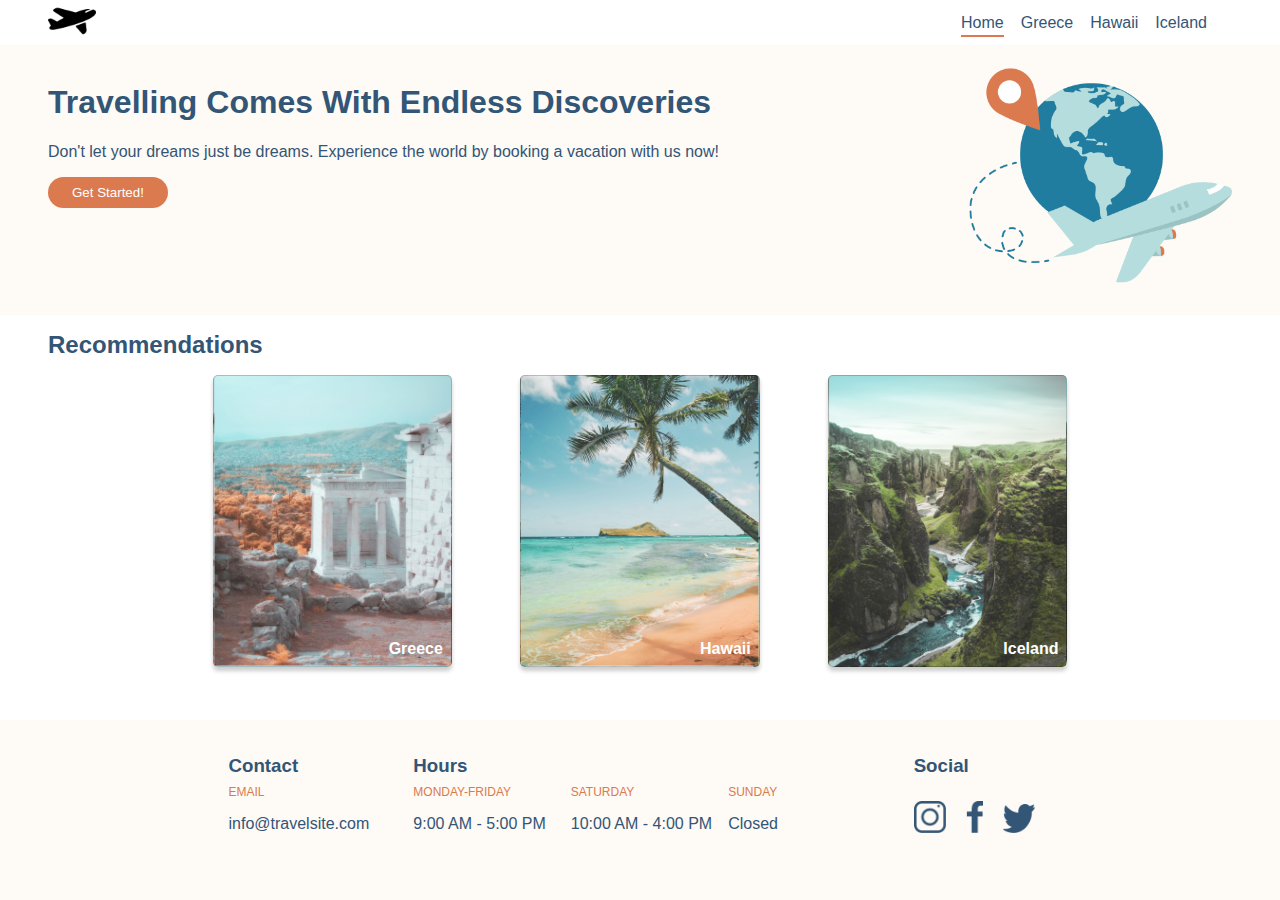
<file: index.html>
<!DOCTYPE html>
<html lang="en">
<head>
    <meta charset="UTF-8">
    <meta http-equiv="X-UA-Compatible" content="IE=edge">
    <meta name="viewport" content="width=device-width, initial-scale=1.0">
    <link rel="stylesheet" href="./css/global.css">
    <link rel="stylesheet" href="./css/main.css">
    <title>Travel - Home</title>
</head>
<body>
    <header>
        <nav class="nav">
            <a href="./index.html"><img class="nav__logo" src="./assets/images/air-transport.png" alt="Icon created by Freepik -
                        Flaticon: https://www.flaticon.com/free-icons/travel"></a>
            <ul class="nav__list">
                <li><a class="nav__link nav__link--active" href="./index.html">Home</a></li>
                <li><a class="nav__link" href="./pages/greece.html">Greece</a></li>
                <li><a class="nav__link" href="./pages/hawaii.html">Hawaii</a></li>
                <li><a class="nav__link" href="./pages/iceland.html">Iceland</a></li>
            </ul>
        </nav>
    </header>

    <main>
        <section class="hero">
            <div class="hero__container">
                <h1 class="hero__title">Travelling Comes With Endless Discoveries</h1>
                <p class="hero__text">Don't let your dreams just be dreams. Experience the world by booking a vacation
                    with us now!</p>
                <a href="./pages/started.html"><button class="hero__button">Get Started!</button></a>
            </div>
            <img src="./assets/images/hero.png" alt="plane circling globe clip art" class="hero__splash">
        </section>
        <section class="gallery">
            <h2 class="gallery__title">Recommendations</h2>
            <section class="gallery__wrapper">
                <a href="./pages/greece.html" class="gallery__card gallery__card--greece">
                    <div>Greece</div>
                </a>
                <a href="./pages/hawaii.html" class="gallery__card gallery__card--hawaii">
                    <div>Hawaii</div>
                </a>
                <a href="./pages/iceland.html" class="gallery__card gallery__card--iceland">
                    <div>Iceland</div>
                </a>
            </section>
        </section>
    </main>

    <footer class="footer">
        <div class="footer__wrapper">
            <section class="footer__contact">
                <h3 class="footer__title">Contact</h3>
                <h4 class="footer__type">email</h4>
                <p class="footer__details">info@travelsite.com</p>
            </section>
            <section class="footer__hours">
                <h3 class="footer__title">Hours</h3>
                <section class="footer__schedule">
                    <p class="footer__type">Monday-Friday
                    <p class="footer__details">9:00 AM - 5:00 PM</p>
                    </p>
                    <!-- </section> -->
                    <p class="footer__type">Saturday
                    <p class="footer__details">10:00 AM - 4:00 PM</p>
                    </p>
                    <p class="footer__type">Sunday
                    <p class="footer__details">Closed</p>
                    </p>
                </section>
            </section>
            <section class="footer__social">
                <h3 class="footer__title">Social</h3>
                <img src="./assets/icons/icon-instagram.png" alt="instagram"
                    class="footer__icon footer__icon--instagram">
                <img src="./assets/icons/icon-facebook.png" alt="facebook" class="footer__icon footer__icon--facebook">
                <img src="./assets/icons/icon-twitter.png" alt="twitter" class="footer__icon footer__icon--twitter">
            </section>
        </div>
    </footer>

</body>
</html>
</file>
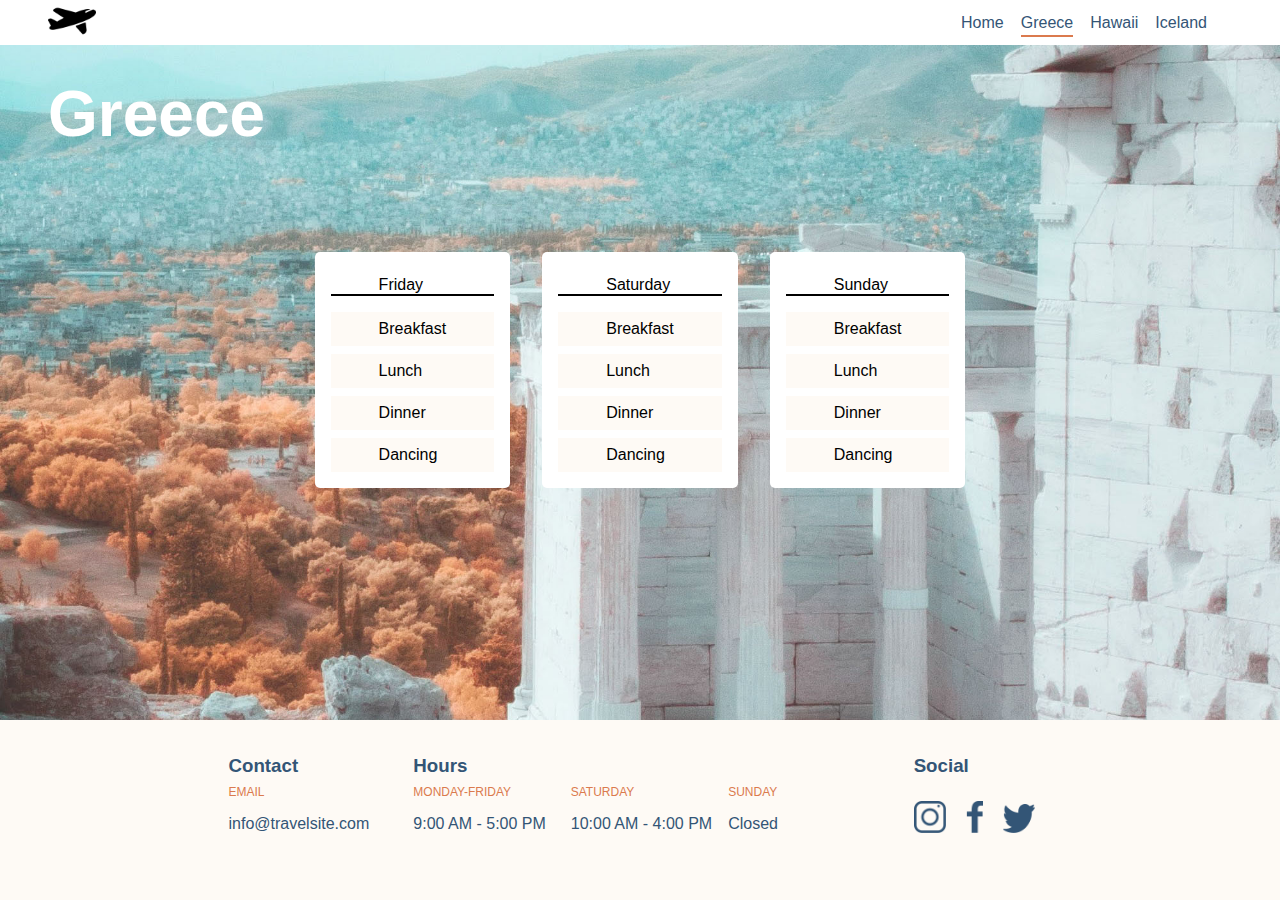
<file: pages/greece.html>
<!DOCTYPE html>
<html lang="en">
<head>
    <meta charset="UTF-8">
    <meta http-equiv="X-UA-Compatible" content="IE=edge">
    <meta name="viewport" content="width=device-width, initial-scale=1.0">
    <link rel="stylesheet" href="../css/global.css">
    <link rel="stylesheet" href="../css/destinations.css">
    <title>Travel - Greece</title>
</head>
<body>
    <header>
        <nav class="nav">
            <a href="../index.html"><img class="nav__logo" src="../assets/images/air-transport.png" alt="Icon created by Freepik -
                        Flaticon: https://www.flaticon.com/free-icons/travel"></a>
            <ul class="nav__list">
                <li><a class="nav__link" href="../index.html">Home</a></li>
                <li><a class="nav__link nav__link--active" href="./greece.html">Greece</a></li>
                <li><a class="nav__link" href="./hawaii.html">Hawaii</a></li>
                <li><a class="nav__link" href="./iceland.html">Iceland</a></li>
            </ul>
        </nav>
    </header>

    <main>
        <section class="gallery--greece gallery">
            <h2 class="gallery__title">Greece</h2>
            <div class="gallery__wrapper">
                <ul class="gallery__card gallery__card--friday">

                    <li class="gallery__itinerary gallery__itinerary--title">Friday</li>
                    <li class="gallery__itinerary">Breakfast</li>
                    <li class="gallery__itinerary">Lunch</li>
                    <li class="gallery__itinerary">Dinner</li>
                    <li class="gallery__itinerary">Dancing</li>
                </ul>
                <ul class="gallery__card gallery__card--saturday">

                    <li class="gallery__itinerary gallery__itinerary--title">Saturday</li>
                    <li class="gallery__itinerary">Breakfast</li>
                    <li class="gallery__itinerary">Lunch</li>
                    <li class="gallery__itinerary">Dinner</li>
                    <li class="gallery__itinerary">Dancing</li>

                </ul>
                <ul class="gallery__card gallery__card--sunday">

                    <li class="gallery__itinerary gallery__itinerary--title">Sunday</li>
                    <li class="gallery__itinerary">Breakfast</li>
                    <li class="gallery__itinerary">Lunch</li>
                    <li class="gallery__itinerary">Dinner</li>
                    <li class="gallery__itinerary">Dancing</li>

                </ul>
            </div>
        </section>
    </main>

    <footer class="footer">
        <div class="footer__wrapper">
            <section class="footer__contact">
                <h3 class="footer__title">Contact</h3>
                <h4 class="footer__type">email</h4>
                <p class="footer__details">info@travelsite.com</p>
            </section>
            <section class="footer__hours">
                <h3 class="footer__title">Hours</h3>
                <section class="footer__schedule">
                    <p class="footer__type">Monday-Friday
                    <p class="footer__details">9:00 AM - 5:00 PM</p>
                    </p>
                    <!-- </section> -->
                    <p class="footer__type">Saturday
                    <p class="footer__details">10:00 AM - 4:00 PM</p>
                    </p>
                    <p class="footer__type">Sunday
                    <p class="footer__details">Closed</p>
                    </p>
                </section>
            </section>
            <section class="footer__social">
                <h3 class="footer__title">Social</h3>
                <img src="../assets/icons/icon-instagram.png" alt="instagram" class="footer__icon footer__icon--instagram">
                <img src="../assets/icons/icon-facebook.png" alt="facebook" class="footer__icon footer__icon--facebook">
                <img src="../assets/icons/icon-twitter.png" alt="twitter" class="footer__icon footer__icon--twitter">
            </section>
        </div>
    </footer>

</body>
</html>
</file>
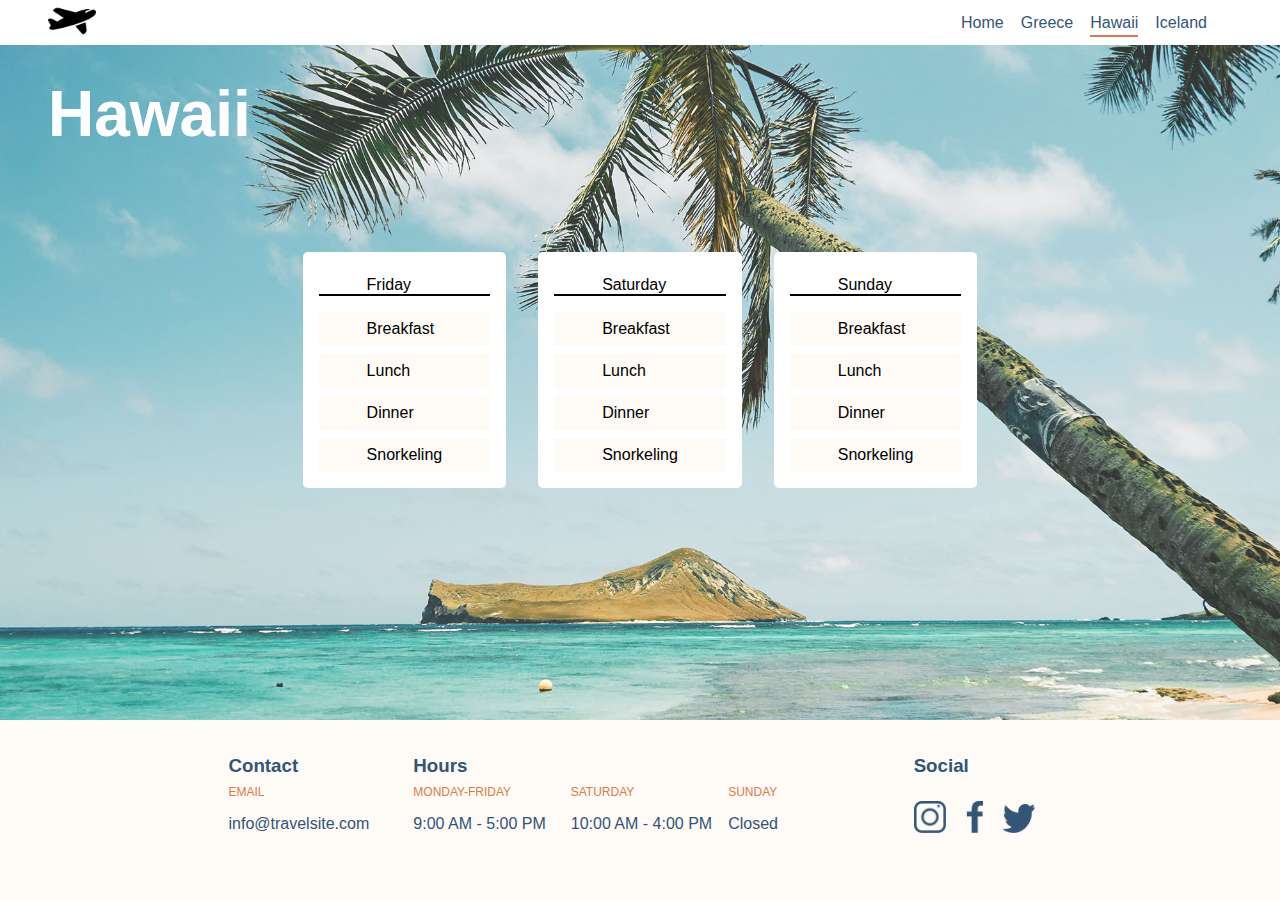
<file: pages/hawaii.html>
<!DOCTYPE html>
<html lang="en">
<head>
    <meta charset="UTF-8">
    <meta http-equiv="X-UA-Compatible" content="IE=edge">
    <meta name="viewport" content="width=device-width, initial-scale=1.0">
    <link rel="stylesheet" href="../css/global.css">
    <link rel="stylesheet" href="../css/destinations.css">
    <title>Travel - Hawaii</title>
</head>
<body>
    <header>
        <nav class="nav">
            <a href="../index.html"><img class="nav__logo" src="../assets/images/air-transport.png" alt="Icon created by Freepik -
                                Flaticon: https://www.flaticon.com/free-icons/travel"></a>
            <ul class="nav__list">
                <li><a class="nav__link" href="../index.html">Home</a></li>
                <li><a class="nav__link" href="./greece.html">Greece</a></li>
                <li><a class="nav__link nav__link--active" href="./hawaii.html">Hawaii</a></li>
                <li><a class="nav__link" href="./iceland.html">Iceland</a></li>
            </ul>
        </nav>
    </header>

    <main>
        <section class="gallery gallery--hawaii">
            <h2 class="gallery__title">Hawaii</h2>
            <div class="gallery__wrapper">
                <ul class="gallery__card gallery__card--friday">

                    <li class="gallery__itinerary gallery__itinerary--title">Friday</li>
                    <li class="gallery__itinerary">Breakfast</li>
                    <li class="gallery__itinerary">Lunch</li>
                    <li class="gallery__itinerary">Dinner</li>
                    <li class="gallery__itinerary">Snorkeling</li>
                </ul>
                <ul class="gallery__card gallery__card--saturday">

                    <li class="gallery__itinerary gallery__itinerary--title">Saturday</li>
                    <li class="gallery__itinerary">Breakfast</li>
                    <li class="gallery__itinerary">Lunch</li>
                    <li class="gallery__itinerary">Dinner</li>
                    <li class="gallery__itinerary">Snorkeling</li>

                </ul>
                <ul class="gallery__card gallery__card--sunday">

                    <li class="gallery__itinerary gallery__itinerary--title">Sunday</li>
                    <li class="gallery__itinerary">Breakfast</li>
                    <li class="gallery__itinerary">Lunch</li>
                    <li class="gallery__itinerary">Dinner</li>
                    <li class="gallery__itinerary">Snorkeling</li>

                </ul>
            </div>
        </section>
    </main>

    <footer class="footer">
        <div class="footer__wrapper">
            <section class="footer__contact">
                <h3 class="footer__title">Contact</h3>
                <h4 class="footer__type">email</h4>
                <p class="footer__details">info@travelsite.com</p>
            </section>
            <section class="footer__hours">
                <h3 class="footer__title">Hours</h3>
                <section class="footer__schedule">
                    <p class="footer__type">Monday-Friday
                    <p class="footer__details">9:00 AM - 5:00 PM</p>
                    </p>
                    <!-- </section> -->
                    <p class="footer__type">Saturday
                    <p class="footer__details">10:00 AM - 4:00 PM</p>
                    </p>
                    <p class="footer__type">Sunday
                    <p class="footer__details">Closed</p>
                    </p>
                </section>
            </section>
            <section class="footer__social">
                <h3 class="footer__title">Social</h3>
                <img src="../assets/icons/icon-instagram.png" alt="instagram" class="footer__icon footer__icon--instagram">
                <img src="../assets/icons/icon-facebook.png" alt="facebook" class="footer__icon footer__icon--facebook">
                <img src="../assets/icons/icon-twitter.png" alt="twitter" class="footer__icon footer__icon--twitter">
            </section>
        </div>
    </footer>

</body>
</html>
</file>
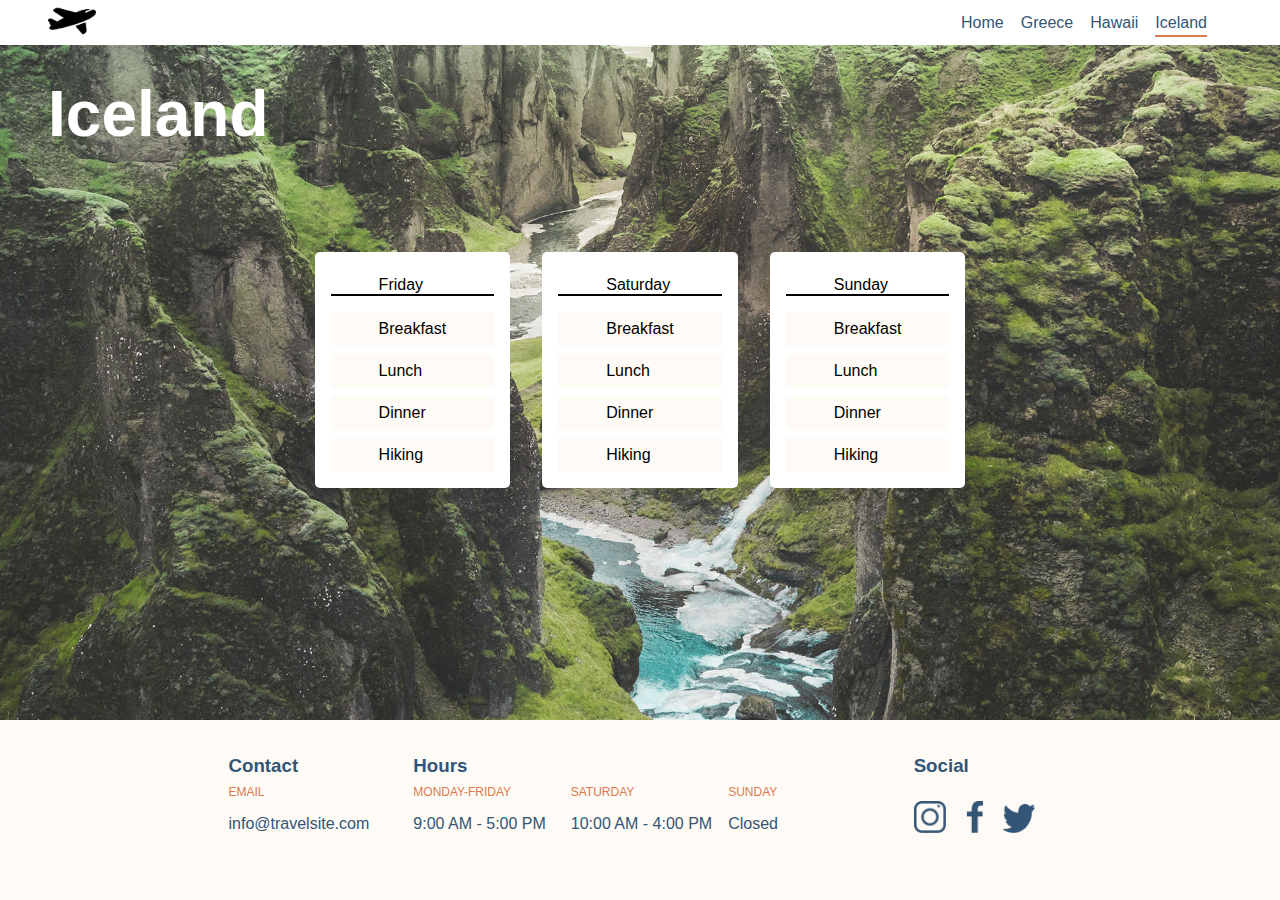
<file: pages/iceland.html>
<!DOCTYPE html>
<html lang="en">
<head>
    <meta charset="UTF-8">
    <meta http-equiv="X-UA-Compatible" content="IE=edge">
    <meta name="viewport" content="width=device-width, initial-scale=1.0">
    <link rel="stylesheet" href="../css/global.css">
    <link rel="stylesheet" href="../css/destinations.css">
    <title>Travel - Iceland</title>
</head>
<body>
    <header>
        <nav class="nav">
            <a href="../index.html"><img class="nav__logo" src="../assets/images/air-transport.png" alt="Icon created by Freepik -
                                Flaticon: https://www.flaticon.com/free-icons/travel"></a>
            <ul class="nav__list">
                <li><a class="nav__link" href="../index.html">Home</a></li>
                <li><a class="nav__link" href="./greece.html">Greece</a></li>
                <li><a class="nav__link" href="./hawaii.html">Hawaii</a></li>
                <li><a class="nav__link nav__link--active" href="./iceland.html">Iceland</a></li>
            </ul>
        </nav>
    </header>

    <main>
        <section class="gallery gallery--iceland">
            <h2 class="gallery__title">Iceland</h2>
            <div class="gallery__wrapper">
                <ul class="gallery__card gallery__card--friday">

                    <li class="gallery__itinerary gallery__itinerary--title">Friday</li>
                    <li class="gallery__itinerary">Breakfast</li>
                    <li class="gallery__itinerary">Lunch</li>
                    <li class="gallery__itinerary">Dinner</li>
                    <li class="gallery__itinerary">Hiking</li>
                </ul>
                <ul class="gallery__card gallery__card--saturday">

                    <li class="gallery__itinerary gallery__itinerary--title">Saturday</li>
                    <li class="gallery__itinerary">Breakfast</li>
                    <li class="gallery__itinerary">Lunch</li>
                    <li class="gallery__itinerary">Dinner</li>
                    <li class="gallery__itinerary">Hiking</li>

                </ul>
                <ul class="gallery__card gallery__card--sunday">

                    <li class="gallery__itinerary gallery__itinerary--title">Sunday</li>
                    <li class="gallery__itinerary">Breakfast</li>
                    <li class="gallery__itinerary">Lunch</li>
                    <li class="gallery__itinerary">Dinner</li>
                    <li class="gallery__itinerary">Hiking</li>

                </ul>
            </div>
        </section>
    </main>

    <footer class="footer">
        <div class="footer__wrapper">
            <section class="footer__contact">
                <h3 class="footer__title">Contact</h3>
                <h4 class="footer__type">email</h4>
                <p class="footer__details">info@travelsite.com</p>
            </section>
            <section class="footer__hours">
                <h3 class="footer__title">Hours</h3>
                <section class="footer__schedule">
                    <p class="footer__type">Monday-Friday
                    <p class="footer__details">9:00 AM - 5:00 PM</p>
                    </p>
                    <!-- </section> -->
                    <p class="footer__type">Saturday
                    <p class="footer__details">10:00 AM - 4:00 PM</p>
                    </p>
                    <p class="footer__type">Sunday
                    <p class="footer__details">Closed</p>
                    </p>
                </section>
            </section>
            <section class="footer__social">
                <h3 class="footer__title">Social</h3>
                <img src="../assets/icons/icon-instagram.png" alt="instagram" class="footer__icon footer__icon--instagram">
                <img src="../assets/icons/icon-facebook.png" alt="facebook" class="footer__icon footer__icon--facebook">
                <img src="../assets/icons/icon-twitter.png" alt="twitter" class="footer__icon footer__icon--twitter">
            </section>
        </div>
    </footer>
</body>
</html>
</file>
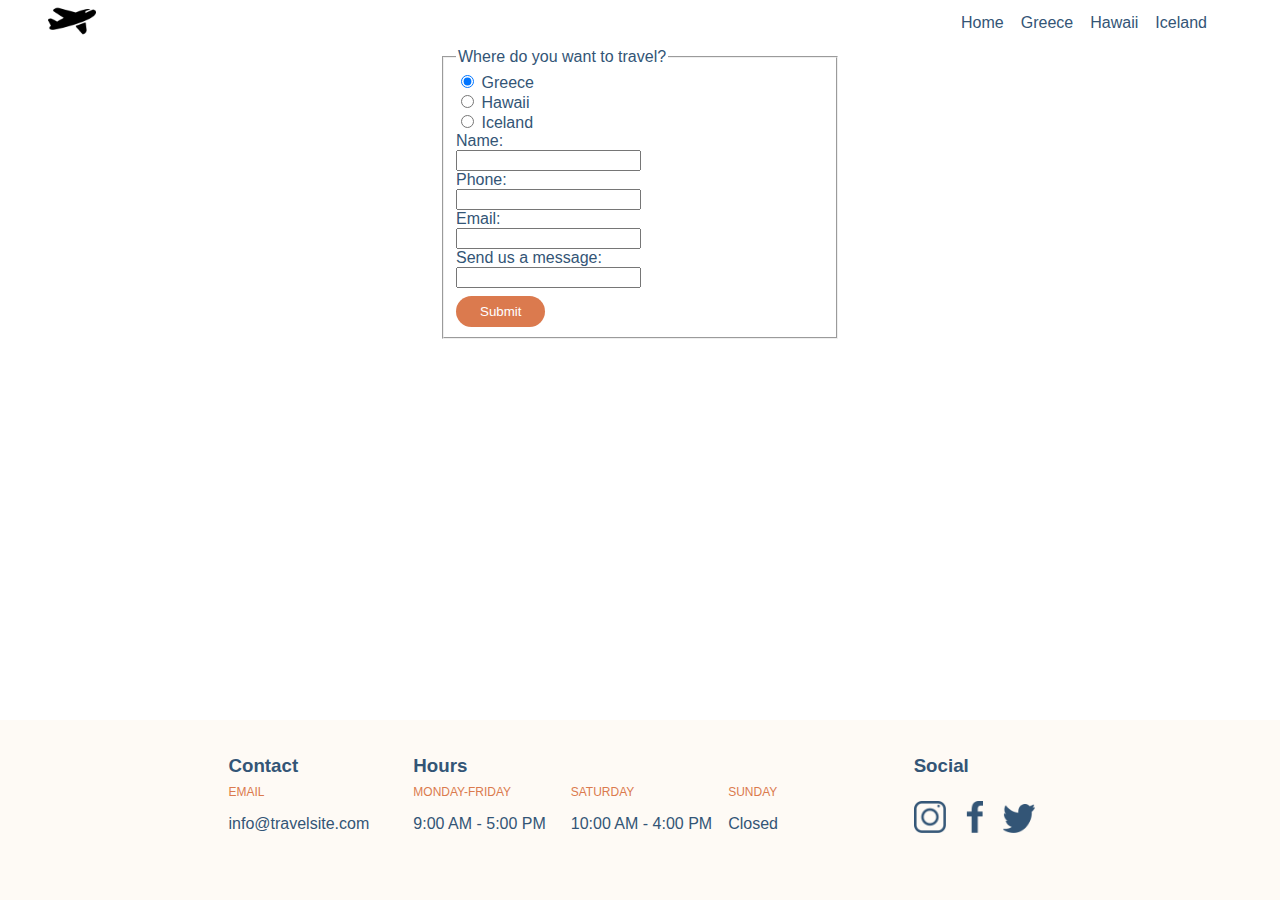
<file: pages/started.html>
<!DOCTYPE html>
<html lang="en">
<head>
    <meta charset="UTF-8">
    <meta http-equiv="X-UA-Compatible" content="IE=edge">
    <meta name="viewport" content="width=device-width, initial-scale=1.0">
    <link rel="stylesheet" href="../css/global.css">
    <link rel="stylesheet" href="../css/destinations.css">
    <title>Travel-Get Started!</title>
</head>
<body>
    <header>
        <nav class="nav">
            <a href="../index.html"><img class="nav__logo" src="../assets/images/air-transport.png" alt="Icon created by Freepik -
                            Flaticon: https://www.flaticon.com/free-icons/travel"></a>
            <ul class="nav__list">
                <li><a class="nav__link" href="../index.html">Home</a></li>
                <li><a class="nav__link" href="./greece.html">Greece</a></li>
                <li><a class="nav__link" href="./hawaii.html">Hawaii</a></li>
                <li><a class="nav__link" href="./iceland.html">Iceland</a></li>
            </ul>
        </nav>
    </header>
    <main>
        <form class="gallery gallery--started" action="submit">
            <fieldset>
                <legend>Where do you want to travel?</legend>
                <div><input type="radio" name="destination" id="greece" value="greece" checked>
                    <label for="greece">Greece</label>
                </div>

                <div><input type="radio" name="destination" id="hawaii" value="hawaii">
                    <label for="hawaii">Hawaii</label>
                </div>

                <div><input type="radio" name="destination" id="iceland" value="iceland">
                    <label for="iceland">Iceland</label>
                </div>
                <div><label for="name">Name: </label><br>
                <input type="text" name="name" id="name"></div>
                <div><label for="tel">Phone:</label><br>
                <input type="text" name="tel" id="tel" required></div>
                <div><label for="email">Email: </label><br>
                <input type="email" name="email" id="email"></div>
                <div><label for="message">Send us a message:</label><br>
                    <input type="textarea" name="message" id="message"></div>
                <input type="submit" name="submit" id="submit" class="form__button">
                
            </fieldset>
        </form>
    </main>

    <footer class="footer">
        <div class="footer__wrapper">
            <section class="footer__contact">
                <h3 class="footer__title">Contact</h3>
                <h4 class="footer__type">email</h4>
                <p class="footer__details">info@travelsite.com</p>
            </section>
            <section class="footer__hours">
                <h3 class="footer__title">Hours</h3>
                <section class="footer__schedule">
                    <p class="footer__type">Monday-Friday
                    <p class="footer__details">9:00 AM - 5:00 PM</p>
                    </p>
                    <!-- </section> -->
                    <p class="footer__type">Saturday
                    <p class="footer__details">10:00 AM - 4:00 PM</p>
                    </p>
                    <p class="footer__type">Sunday
                    <p class="footer__details">Closed</p>
                    </p>
                </section>
            </section>
            <section class="footer__social">
                <h3 class="footer__title">Social</h3>
                <img src="../assets/icons/icon-instagram.png" alt="instagram"
                    class="footer__icon footer__icon--instagram">
                <img src="../assets/icons/icon-facebook.png" alt="facebook" class="footer__icon footer__icon--facebook">
                <img src="../assets/icons/icon-twitter.png" alt="twitter" class="footer__icon footer__icon--twitter">
            </section>
        </div>
    </footer>
</body>
</html>
</file>
<file: css/global.css>
html,
body {
  margin: 0;
  padding: 0;
  box-sizing: border-box;
  height: 100vh;
  font-family: Verdana, Tahoma, sans-serif;
}

*,
*::before,
*::after {
  box-sizing: inherit;
}

.nav {
  display: flex;
  justify-content: space-between;
  align-items: center;
  height: 5vh;
  padding: 1rem 3rem;
  background-color: #fff;
  width: 100vw;
  position: fixed;
  top: 0;
  left: 0;
}

.nav__logo {
  max-width: 3rem;
}

.nav__list {
  width: 25%;
  display: flex;
  justify-content: space-evenly;
  list-style-type: none;
  margin: 0;
  padding: 0.25rem 0.5rem;
}

.nav__link {
  text-decoration: none;
  color: #335576;
  /* transition: 0.5s; */
}

.nav__link:hover{
  border-bottom: 2px solid #335576;
  padding-bottom: 0.25rem;
}

.nav__link--active {
  border-bottom: 2px solid #db7a4e;
  padding-bottom: 0.25rem;
}

/* .nav *{margin-top: 0;} */

.footer {
  height: 20vh;

  background-color: #fefaf5;
  /* padding: 1rem 3rem; */

  width: 100vw;
}

.footer__wrapper {
  display: flex;
  justify-content: space-between;
  max-width: 855px;
  margin: 0 auto;
}

.footer__title,
.footer__details {
  color: #335576;
  padding-bottom: 0.5rem;
}

.footer__type {
  color: #db7a4e;
  text-transform: uppercase;
}

.footer__contact {
  margin: 1rem;
}

.footer__hours {
  margin: 1rem;
}

.footer__type {
  margin: 0;
  font-weight: 400;
  font-size: 0.75rem;
}

.footer__social {
  padding: 1rem;
}

.footer__schedule {
  column-count: 3;
  margin: 0;
  padding: 0;
}

.footer__icon {
  margin: 1rem 1rem 0 0;
  max-width: 2rem;
  max-height: 2rem;
}

.footer * {
  margin-bottom: 0;
}
</file>
<file: css/main.css>
.hero {
  display: flex;
  justify-content: space-between;
  /* margin: 0 3rem; */

  height: 35vh;
  width: 100%;
  color: #335576;
  background-color: #fefaf5;
  padding: 2rem 3rem;
  padding-top: 7vh;
}

.hero__button {
  background-color: #db7a4e;
  color: #fff;
  border-style: none;
  border-radius: 20px;
  padding: 0.5rem 1.5rem;
}

.gallery {
  width: 100%;
  height: 45vh;
}

.gallery__title {
  padding: 1rem 3rem;

  color: #335576;
  margin: 0;
}

.gallery__wrapper {
  display: flex;
  justify-content: space-between;
  align-items: flex;
  height: 80%;
  width: 67%;
  max-width: 855px;
  margin: 0 auto;
}

.gallery__card {
  display: flex;
  justify-content: flex-end;
  align-items: flex-end;
  min-width: 28%;
  max-width: 30%;
  height: 90%;
  /* background-color: aquamarine; */
  text-decoration: none;
  color: #fff;
  border-radius: 5px;
  border: 1px solid rgba(0, 0, 0, 0.2);
  box-shadow: 0 4px 4px rgba(0, 0, 0, 0.2);
  font-weight: 800;
  padding: 0.5rem;
  transition: 0.5s;
}

.gallery__card:hover{
  border-color: 2px solid #db7a4e;
  transform: scale(1.2);
}

.gallery__card--greece {
  background-image: url(../assets/images/greece.jpg);
  background-size: cover;
  background-position: bottom right;
}

.gallery__card--hawaii {
  background-image: url(../assets/images/hawaii.jpg);
  background-size: cover;
  background-position: bottom right;
}

.gallery__card--iceland {
  background-image: url(../assets/images/iceland.jpg);
  background-size: cover;
  background-position: center;
}
</file>
<file: css/destinations.css>
.gallery {
  height: 80vh;
  padding-top: 5vh;
}

.gallery__title {
  color: #fff;
  font-weight: 900;
  font-size: 4rem;
  padding: 2rem 3rem;
  margin-top: 0;
}

.gallery__wrapper {
  display: flex;
  justify-content: center;
  align-items: center;
}

.gallery__card {
  margin: 1rem;
  padding: 0;
  list-style-type: none;
  justify-content: center;
  border-radius: 5px;
}

.gallery--greece {
  background-image: url(../assets/images/greece.jpg);
  background-size: cover;
  background-position: center;
}

.gallery--hawaii {
  background-image: url(../assets/images/hawaii.jpg);
  background-size: cover;
  background-position: center;
}

.gallery--iceland {
  background-image: url(../assets/images/iceland.jpg);
  background-size: cover;
  background-position: center;
}

.gallery__card {
  background-color: #fff;
  padding: 0.5rem;
}

.gallery--started{
  display: flex;
  flex-direction: column;
  width: 400px;
  margin: 0 auto;
  padding-top: 3rem;
  color: #335576;
}

.gallery__itinerary {
  background-color: #fefaf5;
  margin: 0.5rem;
  padding: 0.5rem 3rem;
}

.gallery__itinerary--title {
  background-color: #fff;
  border-bottom: 2px solid black;
  padding-bottom: 0;
  margin-bottom: 1rem;
}

.form__button {
  background-color: #db7a4e;
  color: #fff;
  border-style: none;
  border-radius: 20px;
  padding: 0.5rem 1.5rem;
  margin-top: .5rem;
}
</file>
